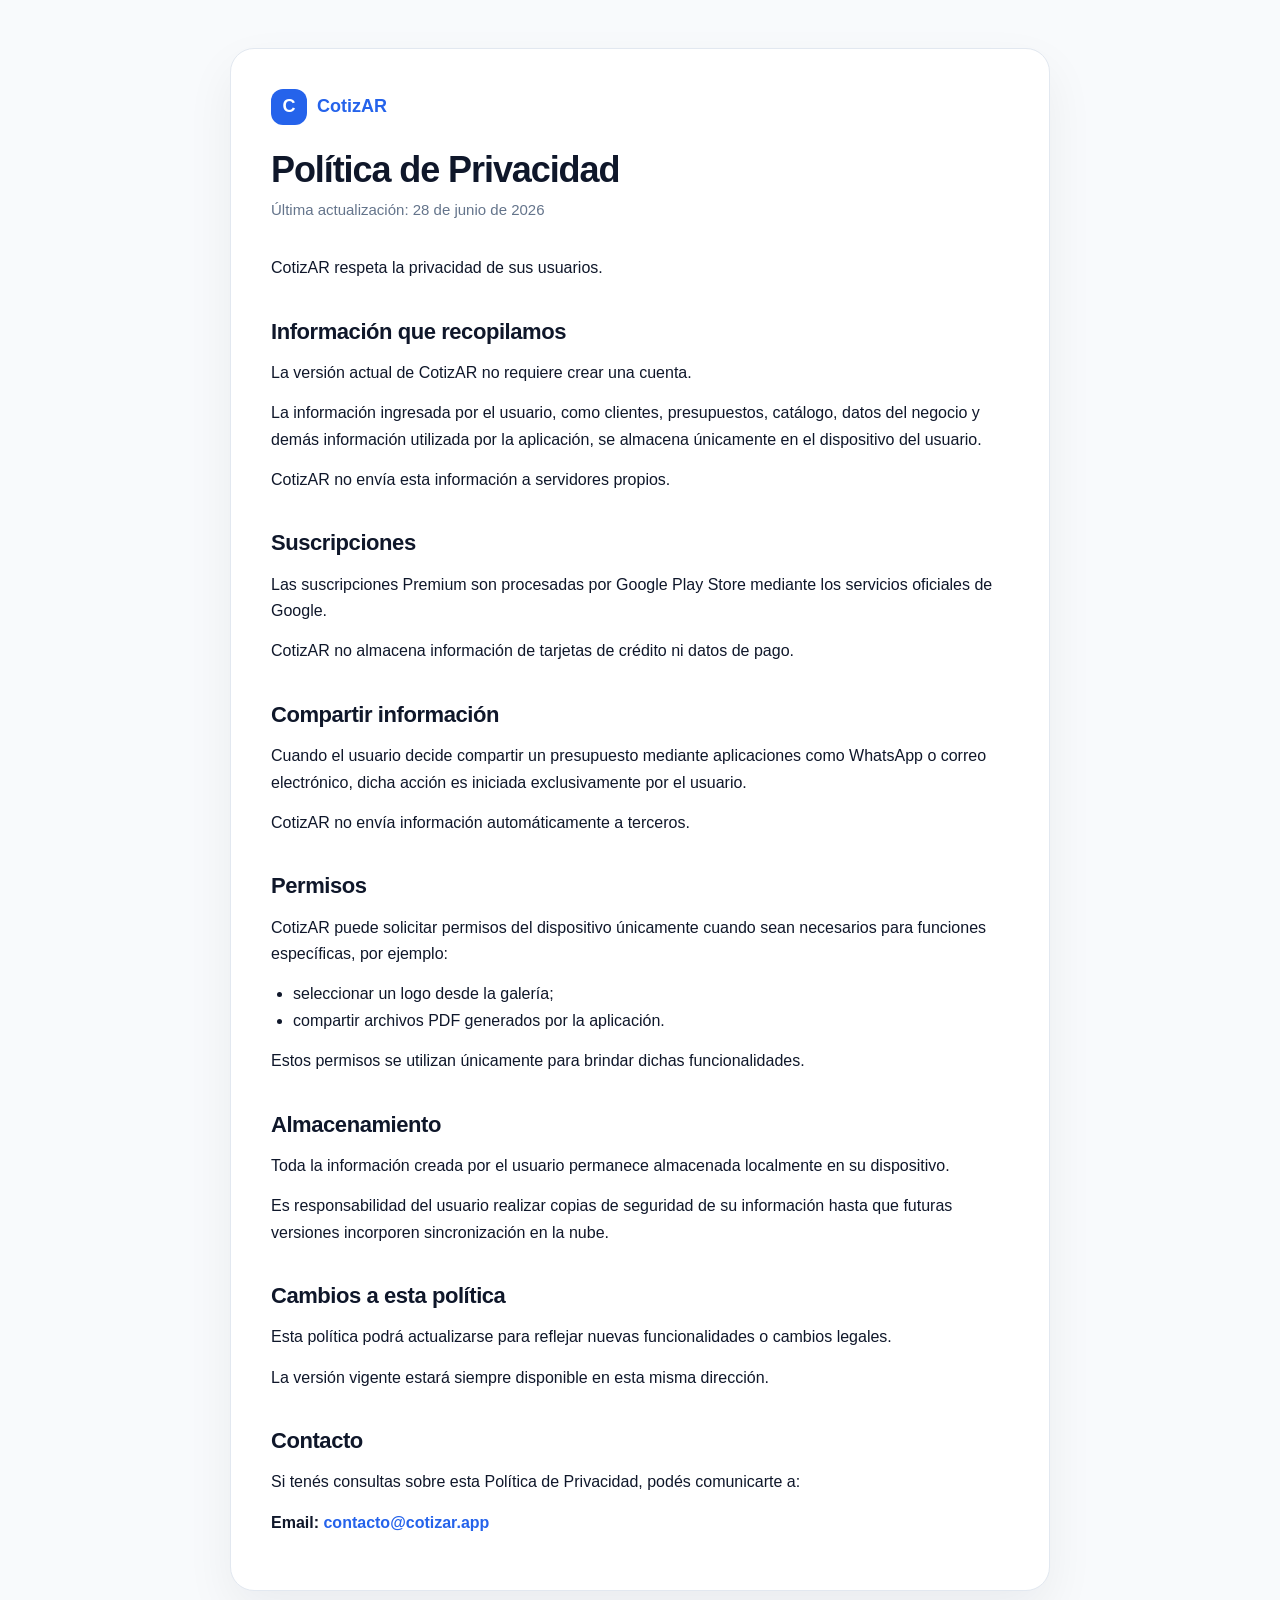
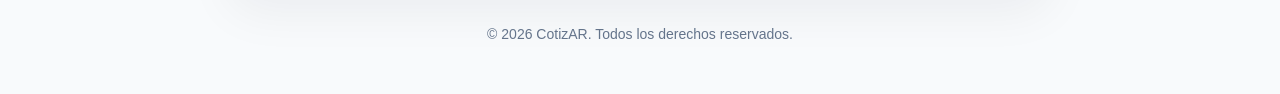
<file: index.html>
<!DOCTYPE html>
<html lang="es">
<head>
  <meta charset="UTF-8" />
  <meta name="viewport" content="width=device-width, initial-scale=1.0" />
  <title>Política de Privacidad | CotizAR</title>
  <style>
    :root {
      --primary: #2563eb;
      --text: #0f172a;
      --muted: #64748b;
      --bg: #f8fafc;
      --card: #ffffff;
      --border: #e2e8f0;
    }

    * {
      box-sizing: border-box;
    }

    body {
      margin: 0;
      font-family: -apple-system, BlinkMacSystemFont, "Segoe UI", Roboto, Arial, sans-serif;
      background: var(--bg);
      color: var(--text);
      line-height: 1.65;
    }

    .container {
      max-width: 860px;
      margin: 0 auto;
      padding: 48px 20px;
    }

    .card {
      background: var(--card);
      border: 1px solid var(--border);
      border-radius: 24px;
      padding: 40px;
      box-shadow: 0 20px 50px rgba(15, 23, 42, 0.06);
    }

    .brand {
      display: inline-flex;
      align-items: center;
      gap: 10px;
      margin-bottom: 24px;
      color: var(--primary);
      font-weight: 800;
      font-size: 18px;
    }

    .brand-mark {
      width: 36px;
      height: 36px;
      border-radius: 12px;
      background: var(--primary);
      color: #fff;
      display: grid;
      place-items: center;
      font-weight: 900;
    }

    h1 {
      margin: 0 0 8px;
      font-size: 36px;
      line-height: 1.15;
      letter-spacing: -0.03em;
    }

    .updated {
      margin: 0 0 32px;
      color: var(--muted);
      font-size: 15px;
    }

    h2 {
      margin-top: 32px;
      margin-bottom: 10px;
      font-size: 22px;
      letter-spacing: -0.02em;
    }

    p {
      margin: 0 0 14px;
    }

    ul {
      margin: 0 0 14px 22px;
      padding: 0;
    }

    a {
      color: var(--primary);
      font-weight: 600;
      text-decoration: none;
    }

    a:hover {
      text-decoration: underline;
    }

    footer {
      margin-top: 32px;
      color: var(--muted);
      font-size: 14px;
      text-align: center;
    }

    @media (max-width: 640px) {
      .container {
        padding: 24px 14px;
      }

      .card {
        padding: 26px 20px;
        border-radius: 20px;
      }

      h1 {
        font-size: 30px;
      }

      h2 {
        font-size: 20px;
      }
    }
  </style>
</head>

<body>
  <main class="container">
    <article class="card">
      <div class="brand">
        <div class="brand-mark">C</div>
        CotizAR
      </div>

      <h1>Política de Privacidad</h1>
      <p class="updated">Última actualización: 28 de junio de 2026</p>

      <p>CotizAR respeta la privacidad de sus usuarios.</p>

      <h2>Información que recopilamos</h2>
      <p>La versión actual de CotizAR no requiere crear una cuenta.</p>
      <p>La información ingresada por el usuario, como clientes, presupuestos, catálogo, datos del negocio y demás información utilizada por la aplicación, se almacena únicamente en el dispositivo del usuario.</p>
      <p>CotizAR no envía esta información a servidores propios.</p>

      <h2>Suscripciones</h2>
      <p>Las suscripciones Premium son procesadas por Google Play Store mediante los servicios oficiales de Google.</p>
      <p>CotizAR no almacena información de tarjetas de crédito ni datos de pago.</p>

      <h2>Compartir información</h2>
      <p>Cuando el usuario decide compartir un presupuesto mediante aplicaciones como WhatsApp o correo electrónico, dicha acción es iniciada exclusivamente por el usuario.</p>
      <p>CotizAR no envía información automáticamente a terceros.</p>

      <h2>Permisos</h2>
      <p>CotizAR puede solicitar permisos del dispositivo únicamente cuando sean necesarios para funciones específicas, por ejemplo:</p>
      <ul>
        <li>seleccionar un logo desde la galería;</li>
        <li>compartir archivos PDF generados por la aplicación.</li>
      </ul>
      <p>Estos permisos se utilizan únicamente para brindar dichas funcionalidades.</p>

      <h2>Almacenamiento</h2>
      <p>Toda la información creada por el usuario permanece almacenada localmente en su dispositivo.</p>
      <p>Es responsabilidad del usuario realizar copias de seguridad de su información hasta que futuras versiones incorporen sincronización en la nube.</p>

      <h2>Cambios a esta política</h2>
      <p>Esta política podrá actualizarse para reflejar nuevas funcionalidades o cambios legales.</p>
      <p>La versión vigente estará siempre disponible en esta misma dirección.</p>

      <h2>Contacto</h2>
      <p>Si tenés consultas sobre esta Política de Privacidad, podés comunicarte a:</p>
      <p><strong>Email:</strong> <a href="mailto:contacto@cotizar.app">contacto@cotizar.app</a></p>
    </article>

    <footer>
      © 2026 CotizAR. Todos los derechos reservados.
    </footer>
  </main>
</body>
</html>
</file>
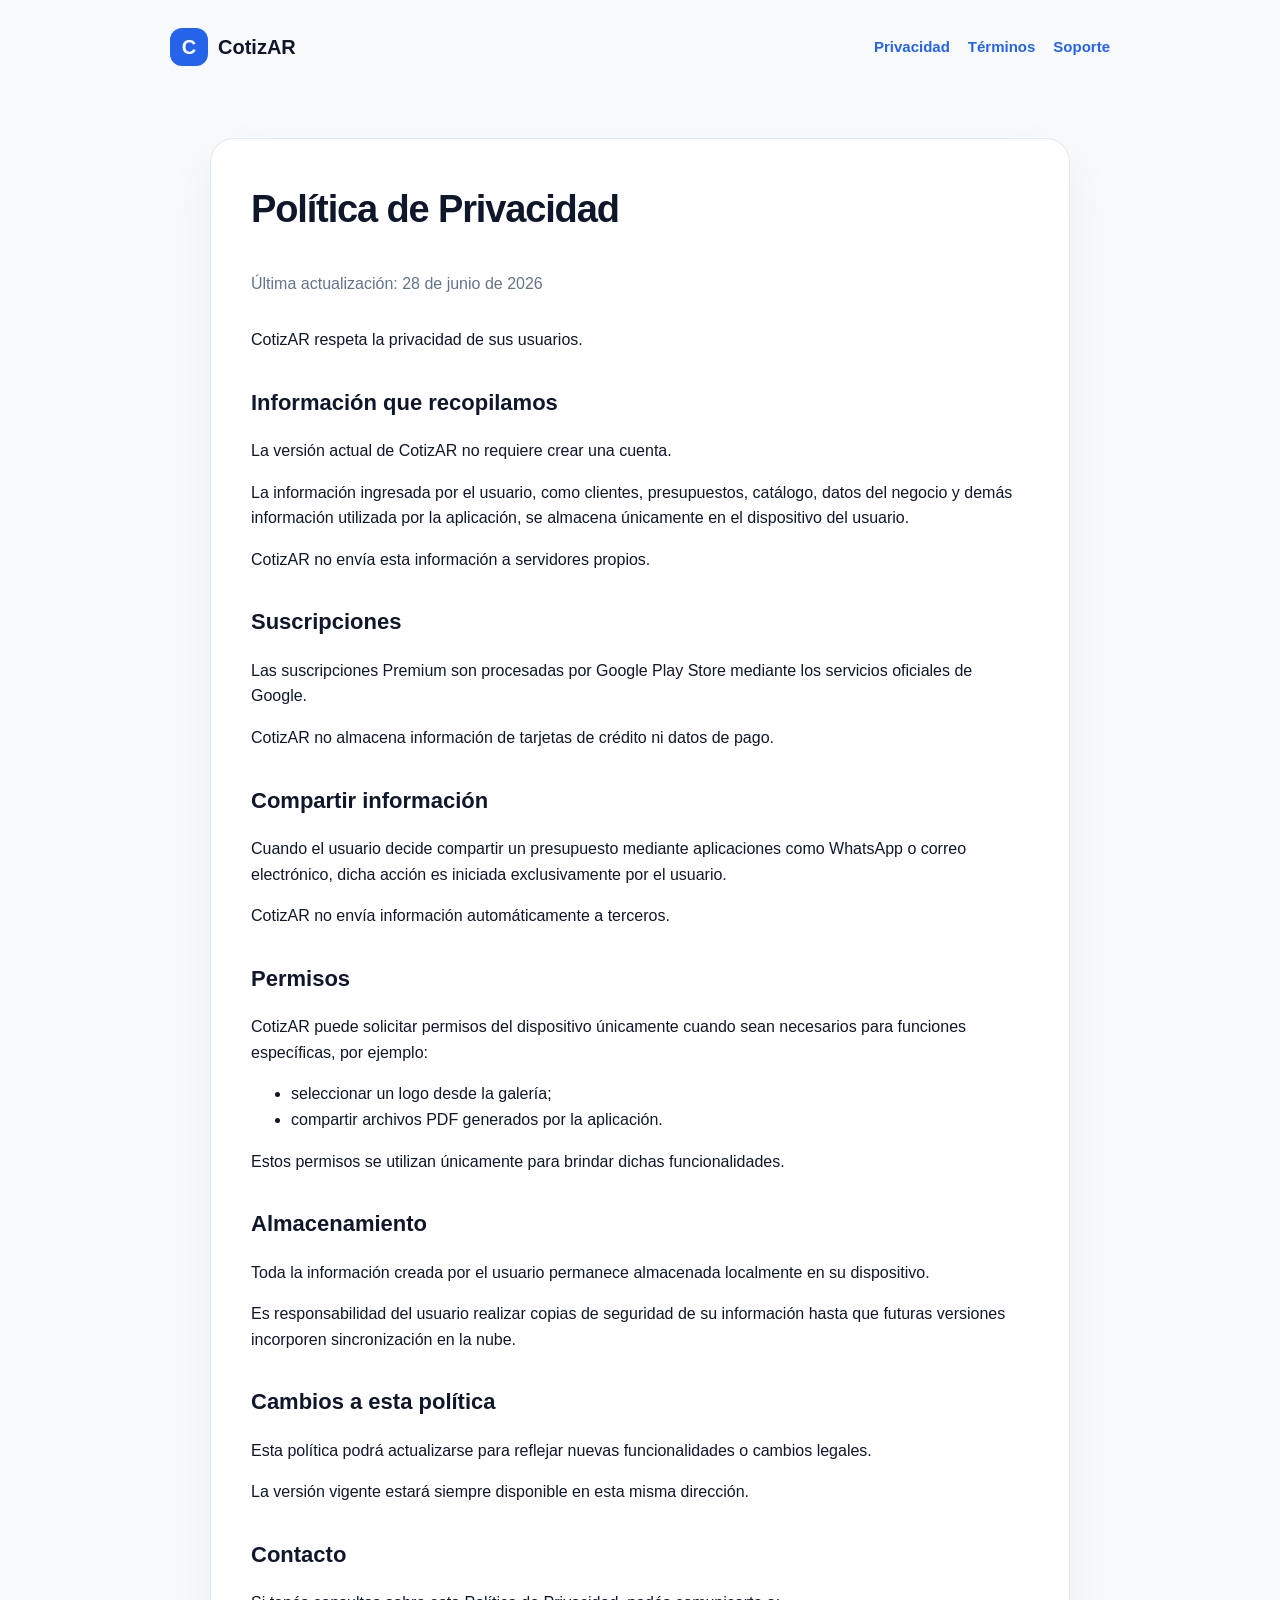
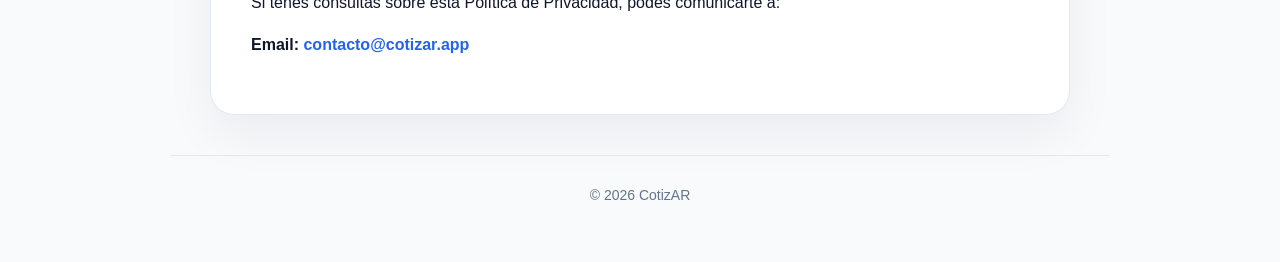
<file: privacy.html>
<!DOCTYPE html>
<html lang="es">
<head>
  <meta charset="UTF-8" />
  <meta name="viewport" content="width=device-width, initial-scale=1.0" />
  <title>Política de Privacidad | CotizAR</title>
  <link rel="stylesheet" href="style.css" />
</head>
<body>
  <main class="container">
    <nav class="nav">
      <a class="brand" href="index.html">
        <span class="brand-mark">C</span>
        CotizAR
      </a>
      <div class="nav-links">
        <a href="privacy.html">Privacidad</a>
        <a href="terms.html">Términos</a>
        <a href="support.html">Soporte</a>
      </div>
    </nav>

    <article class="page">
      <h1>Política de Privacidad</h1>
      <p class="updated">Última actualización: 28 de junio de 2026</p>

      <p>CotizAR respeta la privacidad de sus usuarios.</p>

      <h2>Información que recopilamos</h2>
      <p>La versión actual de CotizAR no requiere crear una cuenta.</p>
      <p>La información ingresada por el usuario, como clientes, presupuestos, catálogo, datos del negocio y demás información utilizada por la aplicación, se almacena únicamente en el dispositivo del usuario.</p>
      <p>CotizAR no envía esta información a servidores propios.</p>

      <h2>Suscripciones</h2>
      <p>Las suscripciones Premium son procesadas por Google Play Store mediante los servicios oficiales de Google.</p>
      <p>CotizAR no almacena información de tarjetas de crédito ni datos de pago.</p>

      <h2>Compartir información</h2>
      <p>Cuando el usuario decide compartir un presupuesto mediante aplicaciones como WhatsApp o correo electrónico, dicha acción es iniciada exclusivamente por el usuario.</p>
      <p>CotizAR no envía información automáticamente a terceros.</p>

      <h2>Permisos</h2>
      <p>CotizAR puede solicitar permisos del dispositivo únicamente cuando sean necesarios para funciones específicas, por ejemplo:</p>
      <ul>
        <li>seleccionar un logo desde la galería;</li>
        <li>compartir archivos PDF generados por la aplicación.</li>
      </ul>
      <p>Estos permisos se utilizan únicamente para brindar dichas funcionalidades.</p>

      <h2>Almacenamiento</h2>
      <p>Toda la información creada por el usuario permanece almacenada localmente en su dispositivo.</p>
      <p>Es responsabilidad del usuario realizar copias de seguridad de su información hasta que futuras versiones incorporen sincronización en la nube.</p>

      <h2>Cambios a esta política</h2>
      <p>Esta política podrá actualizarse para reflejar nuevas funcionalidades o cambios legales.</p>
      <p>La versión vigente estará siempre disponible en esta misma dirección.</p>

      <h2>Contacto</h2>
      <p>Si tenés consultas sobre esta Política de Privacidad, podés comunicarte a:</p>
      <p><strong>Email:</strong> <a href="mailto:contacto@cotizar.app">contacto@cotizar.app</a></p>
    </article>

    <footer>© 2026 CotizAR</footer>
  </main>
</body>
</html>
</file>
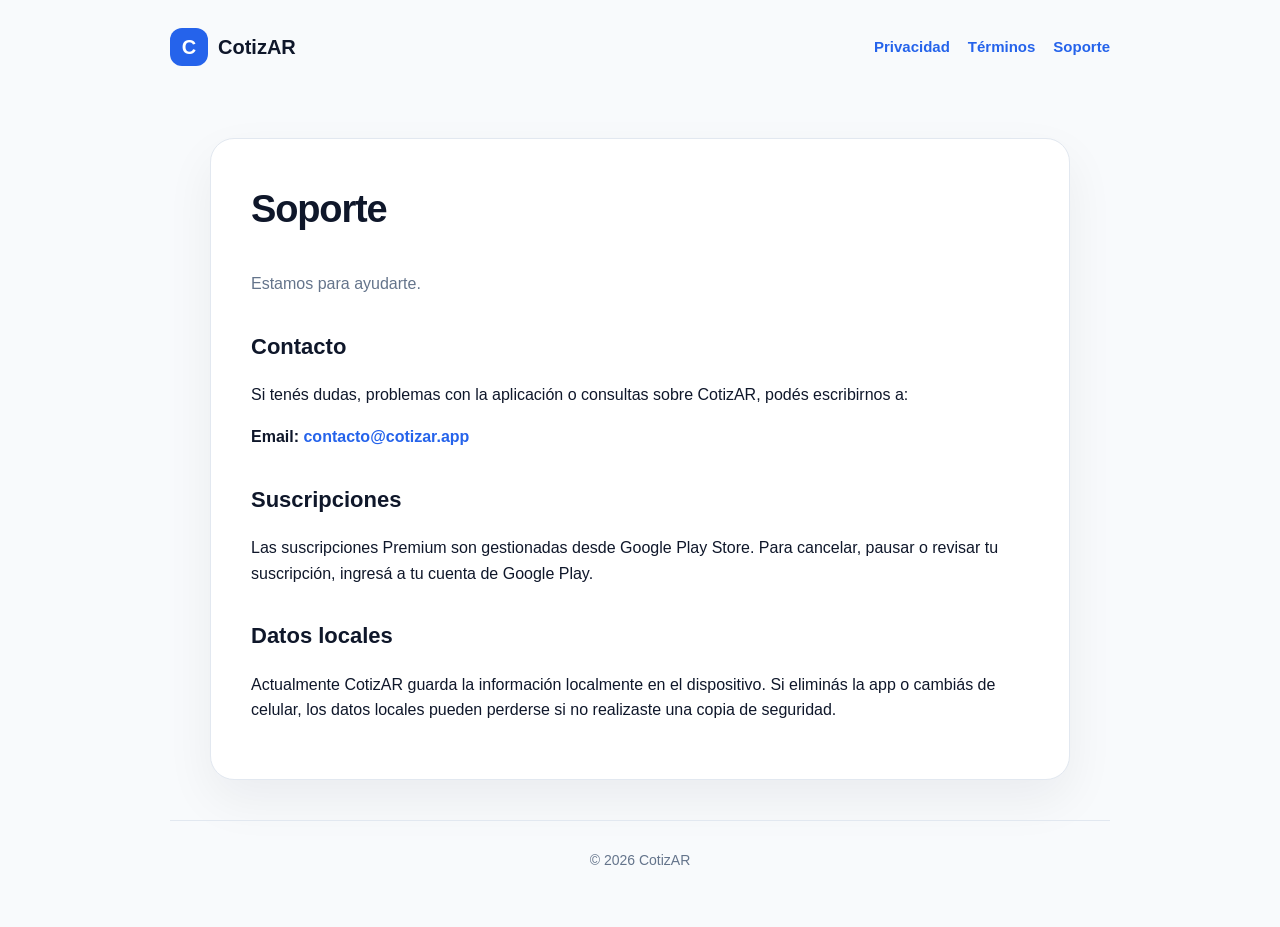
<file: support.html>
<!DOCTYPE html>
<html lang="es">
<head>
  <meta charset="UTF-8" />
  <meta name="viewport" content="width=device-width, initial-scale=1.0" />
  <title>Soporte | CotizAR</title>
  <link rel="stylesheet" href="style.css" />
</head>
<body>
  <main class="container">
    <nav class="nav">
      <a class="brand" href="index.html">
        <span class="brand-mark">C</span>
        CotizAR
      </a>
      <div class="nav-links">
        <a href="privacy.html">Privacidad</a>
        <a href="terms.html">Términos</a>
        <a href="support.html">Soporte</a>
      </div>
    </nav>

    <article class="page">
      <h1>Soporte</h1>
      <p class="updated">Estamos para ayudarte.</p>

      <h2>Contacto</h2>
      <p>Si tenés dudas, problemas con la aplicación o consultas sobre CotizAR, podés escribirnos a:</p>
      <p><strong>Email:</strong> <a href="mailto:contacto@cotizar.app">contacto@cotizar.app</a></p>

      <h2>Suscripciones</h2>
      <p>Las suscripciones Premium son gestionadas desde Google Play Store. Para cancelar, pausar o revisar tu suscripción, ingresá a tu cuenta de Google Play.</p>

      <h2>Datos locales</h2>
      <p>Actualmente CotizAR guarda la información localmente en el dispositivo. Si eliminás la app o cambiás de celular, los datos locales pueden perderse si no realizaste una copia de seguridad.</p>
    </article>

    <footer>© 2026 CotizAR</footer>
  </main>
</body>
</html>
</file>
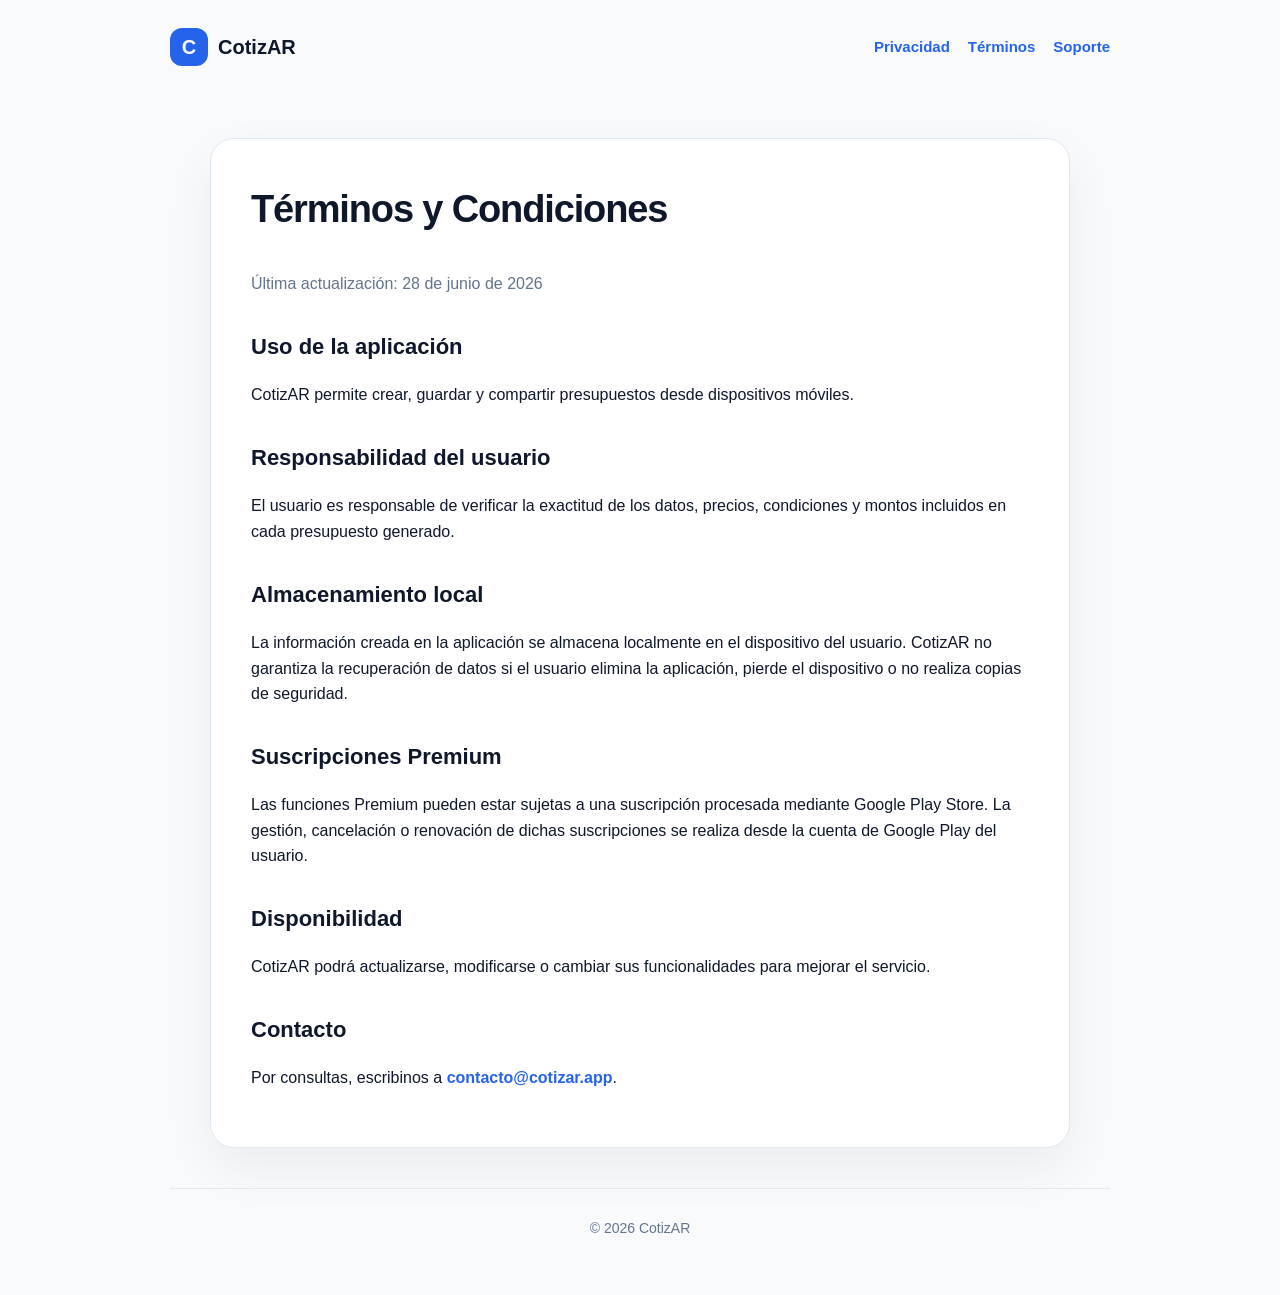
<file: terms.html>
<!DOCTYPE html>
<html lang="es">
<head>
  <meta charset="UTF-8" />
  <meta name="viewport" content="width=device-width, initial-scale=1.0" />
  <title>Términos y Condiciones | CotizAR</title>
  <link rel="stylesheet" href="style.css" />
</head>
<body>
  <main class="container">
    <nav class="nav">
      <a class="brand" href="index.html">
        <span class="brand-mark">C</span>
        CotizAR
      </a>
      <div class="nav-links">
        <a href="privacy.html">Privacidad</a>
        <a href="terms.html">Términos</a>
        <a href="support.html">Soporte</a>
      </div>
    </nav>

    <article class="page">
      <h1>Términos y Condiciones</h1>
      <p class="updated">Última actualización: 28 de junio de 2026</p>

      <h2>Uso de la aplicación</h2>
      <p>CotizAR permite crear, guardar y compartir presupuestos desde dispositivos móviles.</p>

      <h2>Responsabilidad del usuario</h2>
      <p>El usuario es responsable de verificar la exactitud de los datos, precios, condiciones y montos incluidos en cada presupuesto generado.</p>

      <h2>Almacenamiento local</h2>
      <p>La información creada en la aplicación se almacena localmente en el dispositivo del usuario. CotizAR no garantiza la recuperación de datos si el usuario elimina la aplicación, pierde el dispositivo o no realiza copias de seguridad.</p>

      <h2>Suscripciones Premium</h2>
      <p>Las funciones Premium pueden estar sujetas a una suscripción procesada mediante Google Play Store. La gestión, cancelación o renovación de dichas suscripciones se realiza desde la cuenta de Google Play del usuario.</p>

      <h2>Disponibilidad</h2>
      <p>CotizAR podrá actualizarse, modificarse o cambiar sus funcionalidades para mejorar el servicio.</p>

      <h2>Contacto</h2>
      <p>Por consultas, escribinos a <a href="mailto:contacto@cotizar.app">contacto@cotizar.app</a>.</p>
    </article>

    <footer>© 2026 CotizAR</footer>
  </main>
</body>
</html>
</file>
<file: style.css>
:root {
  --primary: #2563eb;
  --primary-dark: #1e40af;
  --text: #0f172a;
  --muted: #64748b;
  --bg: #f8fafc;
  --card: #ffffff;
  --border: #e2e8f0;
}

* { box-sizing: border-box; }

body {
  margin: 0;
  font-family: -apple-system, BlinkMacSystemFont, "Segoe UI", Roboto, Arial, sans-serif;
  background: var(--bg);
  color: var(--text);
  line-height: 1.6;
}

a {
  color: var(--primary);
  text-decoration: none;
  font-weight: 600;
}

a:hover { text-decoration: underline; }

.container {
  max-width: 980px;
  margin: 0 auto;
  padding: 28px 20px;
}

.nav {
  display: flex;
  justify-content: space-between;
  align-items: center;
  margin-bottom: 72px;
}

.brand {
  display: flex;
  align-items: center;
  gap: 10px;
  font-weight: 900;
  font-size: 20px;
  color: var(--text);
}

.brand-mark {
  width: 38px;
  height: 38px;
  border-radius: 12px;
  background: var(--primary);
  color: #fff;
  display: grid;
  place-items: center;
  font-weight: 900;
}

.nav-links {
  display: flex;
  gap: 18px;
  font-size: 15px;
}

.hero {
  text-align: center;
  padding: 40px 0 80px;
}

.hero h1 {
  font-size: 52px;
  line-height: 1.05;
  letter-spacing: -0.05em;
  margin: 0 auto 18px;
  max-width: 760px;
}

.hero p {
  font-size: 21px;
  color: var(--muted);
  max-width: 640px;
  margin: 0 auto 28px;
}

.badge {
  display: inline-flex;
  background: #dbeafe;
  color: var(--primary-dark);
  padding: 8px 14px;
  border-radius: 999px;
  font-weight: 700;
  font-size: 14px;
  margin-bottom: 22px;
}

.button {
  display: inline-flex;
  align-items: center;
  justify-content: center;
  background: var(--primary);
  color: white;
  padding: 14px 22px;
  border-radius: 14px;
  font-weight: 800;
  box-shadow: 0 12px 24px rgba(37, 99, 235, 0.22);
}

.button:hover {
  text-decoration: none;
  background: var(--primary-dark);
}

.grid {
  display: grid;
  grid-template-columns: repeat(3, 1fr);
  gap: 18px;
  margin-bottom: 80px;
}

.card {
  background: var(--card);
  border: 1px solid var(--border);
  border-radius: 24px;
  padding: 24px;
  box-shadow: 0 18px 40px rgba(15, 23, 42, 0.05);
}

.card h3 {
  margin: 0 0 8px;
  font-size: 20px;
}

.card p {
  margin: 0;
  color: var(--muted);
}

.page {
  background: var(--card);
  border: 1px solid var(--border);
  border-radius: 24px;
  padding: 40px;
  box-shadow: 0 20px 50px rgba(15, 23, 42, 0.06);
  max-width: 860px;
  margin: 0 auto 40px;
}

.page h1 {
  margin-top: 0;
  font-size: 38px;
  letter-spacing: -0.03em;
}

.page h2 {
  margin-top: 32px;
  font-size: 22px;
}

.updated {
  color: var(--muted);
  margin-bottom: 30px;
}

footer {
  border-top: 1px solid var(--border);
  padding: 28px 0;
  color: var(--muted);
  font-size: 14px;
  text-align: center;
}

@media (max-width: 760px) {
  .nav {
    align-items: flex-start;
    gap: 18px;
    flex-direction: column;
    margin-bottom: 40px;
  }

  .nav-links {
    flex-wrap: wrap;
  }

  .hero h1 {
    font-size: 38px;
  }

  .hero p {
    font-size: 18px;
  }

  .grid {
    grid-template-columns: 1fr;
  }

  .page {
    padding: 26px 20px;
  }
}
</file>
